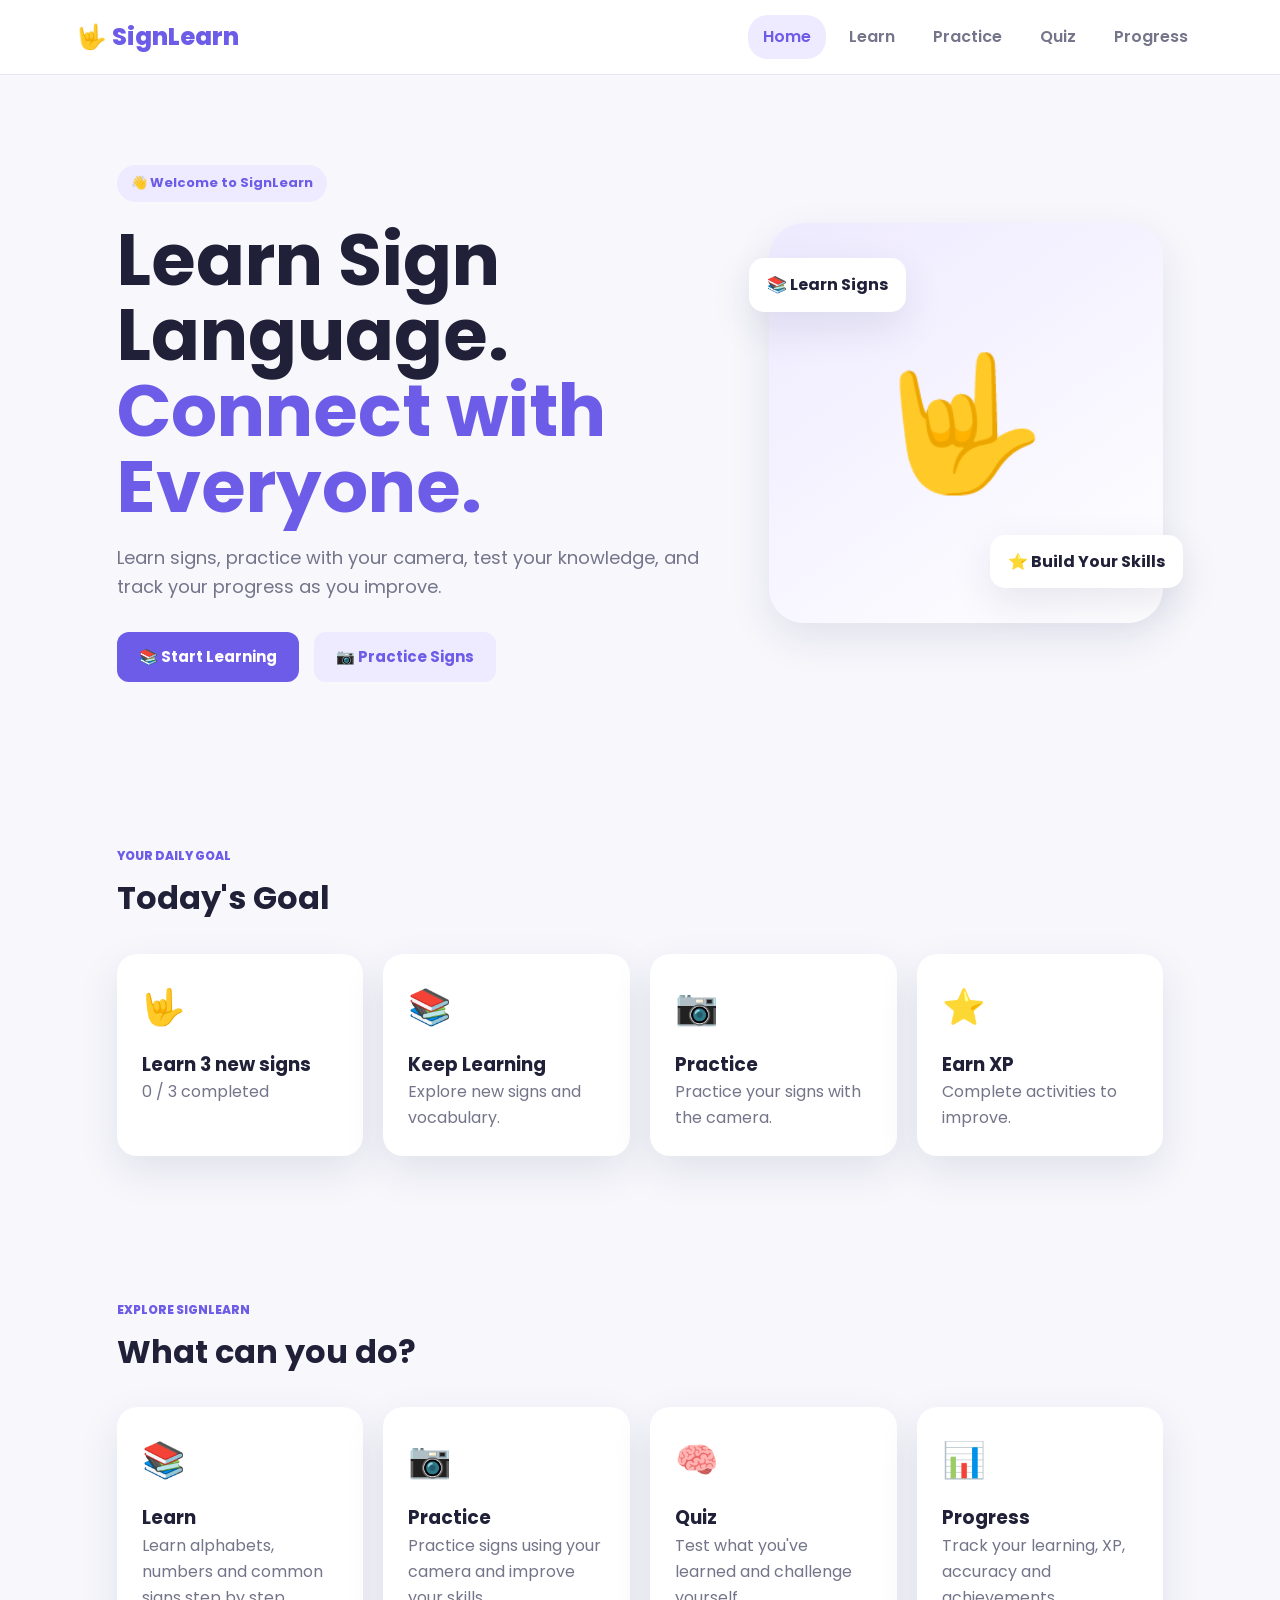
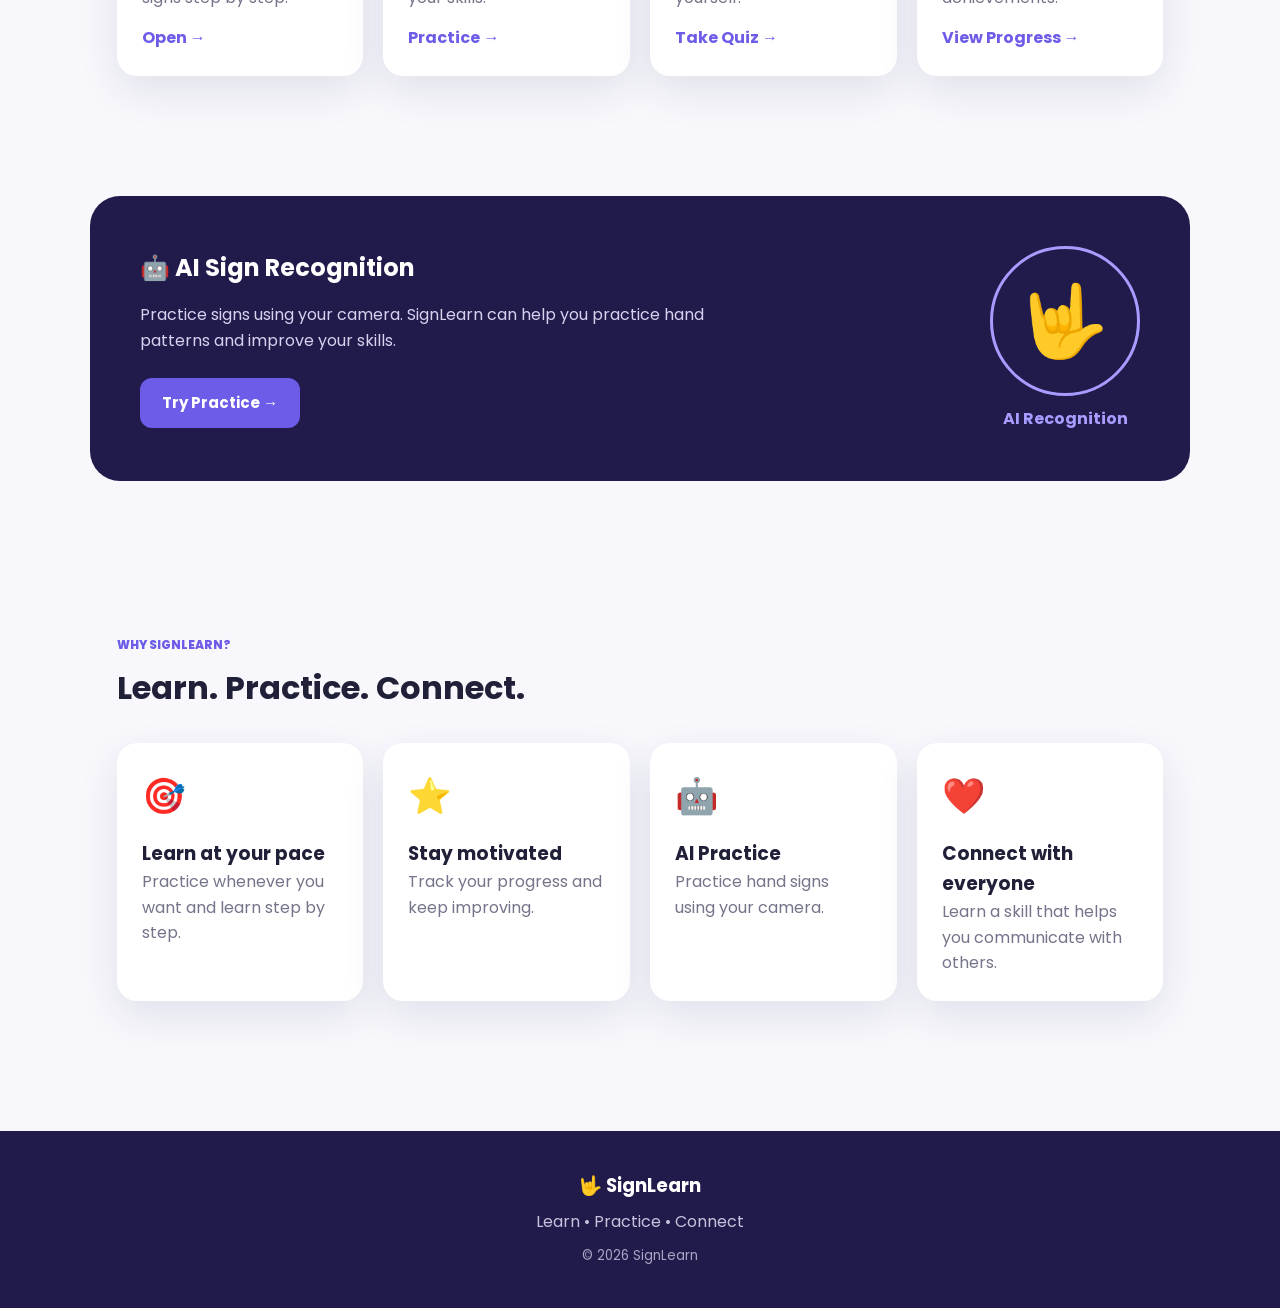
<file: index.html>
<!DOCTYPE html>
<html lang="en">

<head>
    <meta charset="UTF-8">
    <meta name="viewport" content="width=device-width, initial-scale=1.0">

    <title>SignLearn | Learn Sign Language</title>

    <link rel="stylesheet" href="./style.css">
</head>

<body>

    <!-- NAVBAR -->
    <header class="navbar">

        <div class="logo">
            🤟 SignLearn
        </div>

<nav>
    <a href="index.html" class="active">Home</a>
    <a href="Learn.html">Learn</a>
    <a href="practice.html">Practice</a>
    <a href="quiz.html">Quiz</a>
    <a href="progress.html">Progress</a>
</nav>

    </header>


    <!-- HERO -->
    <section class="hero">

        <div>

            <span class="badge">
                👋 Welcome to SignLearn
            </span>

            <h1>
                Learn Sign Language.
                <span>Connect with Everyone.</span>
            </h1>

            <p>
                Learn signs, practice with your camera,
                test your knowledge, and track your progress
                as you improve.
            </p>

            <div class="hero-buttons">

                <a href="./Learn.html" class="btn primary">
                    📚 Start Learning
                </a>

                <a href="./practice.html" class="btn secondary">
                    📷 Practice Signs
                </a>

            </div>

        </div>


        <!-- HERO VISUAL -->

        <div class="hero-visual">

            <div class="hand-display">
                🤟
            </div>

            <div class="floating-card card-one">
                📚 Learn Signs
            </div>

            <div class="floating-card card-two">
                ⭐ Build Your Skills
            </div>

        </div>

    </section>


    <!-- TODAY'S GOAL -->

    <section class="dashboard">

        <div class="section-heading">

            <span>YOUR DAILY GOAL</span>

            <h2>
                Today's Goal
            </h2>

        </div>

        <div class="dashboard-grid">

            <div class="dashboard-card">

                <div class="card-icon">
                    🤟
                </div>

                <h3>
                    Learn 3 new signs
                </h3>

                <p>
                    0 / 3 completed
                </p>

            </div>


            <div class="dashboard-card">

                <div class="card-icon">
                    📚
                </div>

                <h3>
                    Keep Learning
                </h3>

                <p>
                    Explore new signs and vocabulary.
                </p>

            </div>


            <div class="dashboard-card">

                <div class="card-icon">
                    📷
                </div>

                <h3>
                    Practice
                </h3>

                <p>
                    Practice your signs with the camera.
                </p>

            </div>


            <div class="dashboard-card">

                <div class="card-icon">
                    ⭐
                </div>

                <h3>
                    Earn XP
                </h3>

                <p>
                    Complete activities to improve.
                </p>

            </div>

        </div>

    </section>


    <!-- FEATURES -->

    <section class="features">

        <div class="section-heading">

            <span>EXPLORE SIGNLEARN</span>

            <h2>
                What can you do?
            </h2>

        </div>


        <div class="feature-grid">

            <!-- LEARN -->

            <div class="feature-card">

                <div class="feature-icon">
                    📚
                </div>

                <h3>
                    Learn
                </h3>

                <p>
                    Learn alphabets, numbers and
                    common signs step by step.
                </p>

                <a href="./learn.html">
                    Open →
                </a>

            </div>


            <!-- PRACTICE -->

            <div class="feature-card">

                <div class="feature-icon">
                    📷
                </div>

                <h3>
                    Practice
                </h3>

                <p>
                    Practice signs using your camera
                    and improve your skills.
                </p>

                <a href="./practice.html">
                    Practice →
                </a>

            </div>


            <!-- QUIZ -->

            <div class="feature-card">

                <div class="feature-icon">
                    🧠
                </div>

                <h3>
                    Quiz
                </h3>

                <p>
                    Test what you've learned and
                    challenge yourself.
                </p>

                <a href="./quiz.html">
                    Take Quiz →
                </a>

            </div>


            <!-- PROGRESS -->

            <div class="feature-card">

                <div class="feature-icon">
                    📊
                </div>

                <h3>
                    Progress
                </h3>

                <p>
                    Track your learning, XP,
                    accuracy and achievements.
                </p>

                <a href="./progress.html">
                    View Progress →
                </a>

            </div>

        </div>

    </section>


    <!-- AI BANNER -->

    <section class="ai-banner">

        <div>

            <h2>
                🤖 AI Sign Recognition
            </h2>

            <p>
                Practice signs using your camera.
                SignLearn can help you practice hand
                patterns and improve your skills.
            </p>

            <a href="./practice.html" class="btn primary">
                Try Practice →
            </a>

        </div>


        <div class="ai-animation">

            <div class="scan-ring">
                🤟
            </div>

            <span>
                AI Recognition
            </span>

        </div>

    </section>


    <!-- WHY SIGNLEARN -->

    <section class="features">

        <div class="section-heading">

            <span>WHY SIGNLEARN?</span>

            <h2>
                Learn. Practice. Connect.
            </h2>

        </div>


        <div class="feature-grid">

            <div class="feature-card">

                <div class="feature-icon">
                    🎯
                </div>

                <h3>
                    Learn at your pace
                </h3>

                <p>
                    Practice whenever you want
                    and learn step by step.
                </p>

            </div>


            <div class="feature-card">

                <div class="feature-icon">
                    ⭐
                </div>

                <h3>
                    Stay motivated
                </h3>

                <p>
                    Track your progress and
                    keep improving.
                </p>

            </div>


            <div class="feature-card">

                <div class="feature-icon">
                    🤖
                </div>

                <h3>
                    AI Practice
                </h3>

                <p>
                    Practice hand signs using
                    your camera.
                </p>

            </div>


            <div class="feature-card">

                <div class="feature-icon">
                    ❤️
                </div>

                <h3>
                    Connect with everyone
                </h3>

                <p>
                    Learn a skill that helps
                    you communicate with others.
                </p>

            </div>

        </div>

    </section>


    <!-- FOOTER -->

    <footer>

        <h3>
            🤟 SignLearn
        </h3>

        <p>
            Learn • Practice • Connect
        </p>

        <small>
            © 2026 SignLearn
        </small>

    </footer>


    <script src="./script.js"></script>

</body>

</html>
</file>
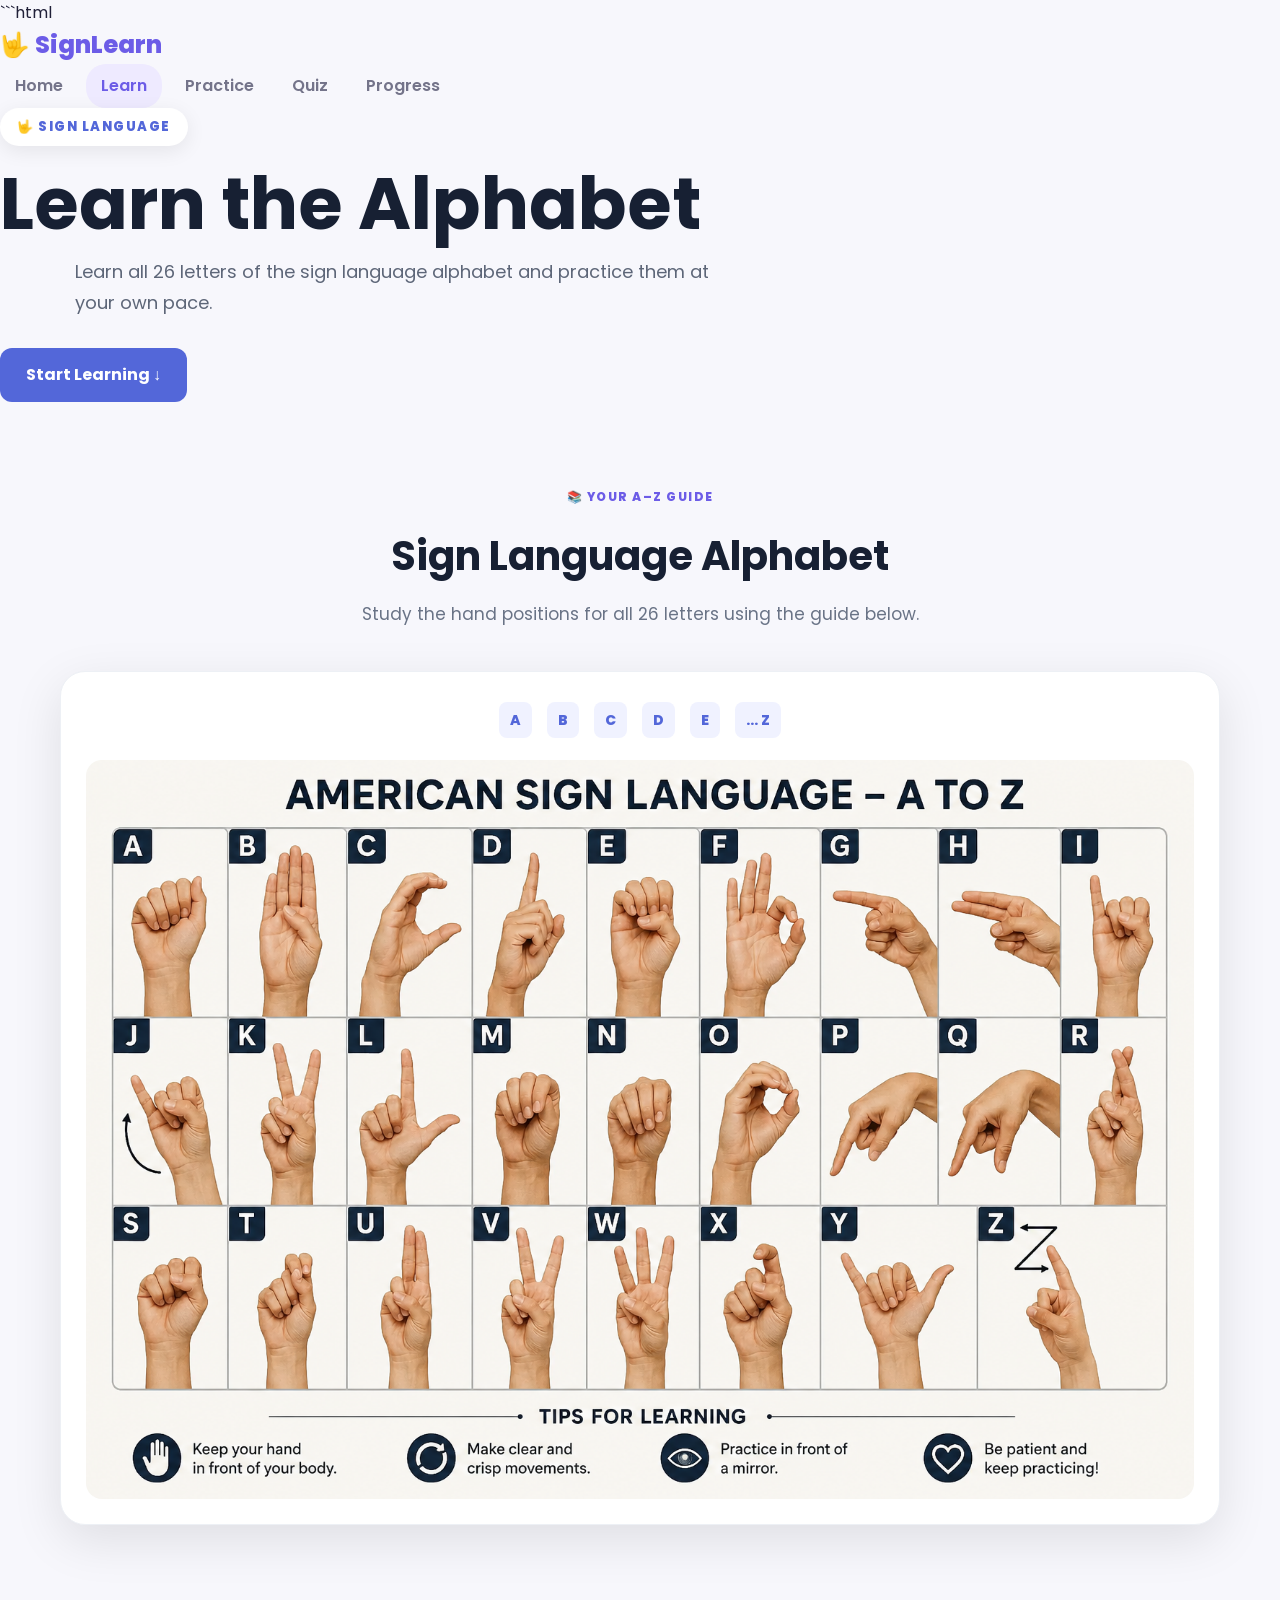
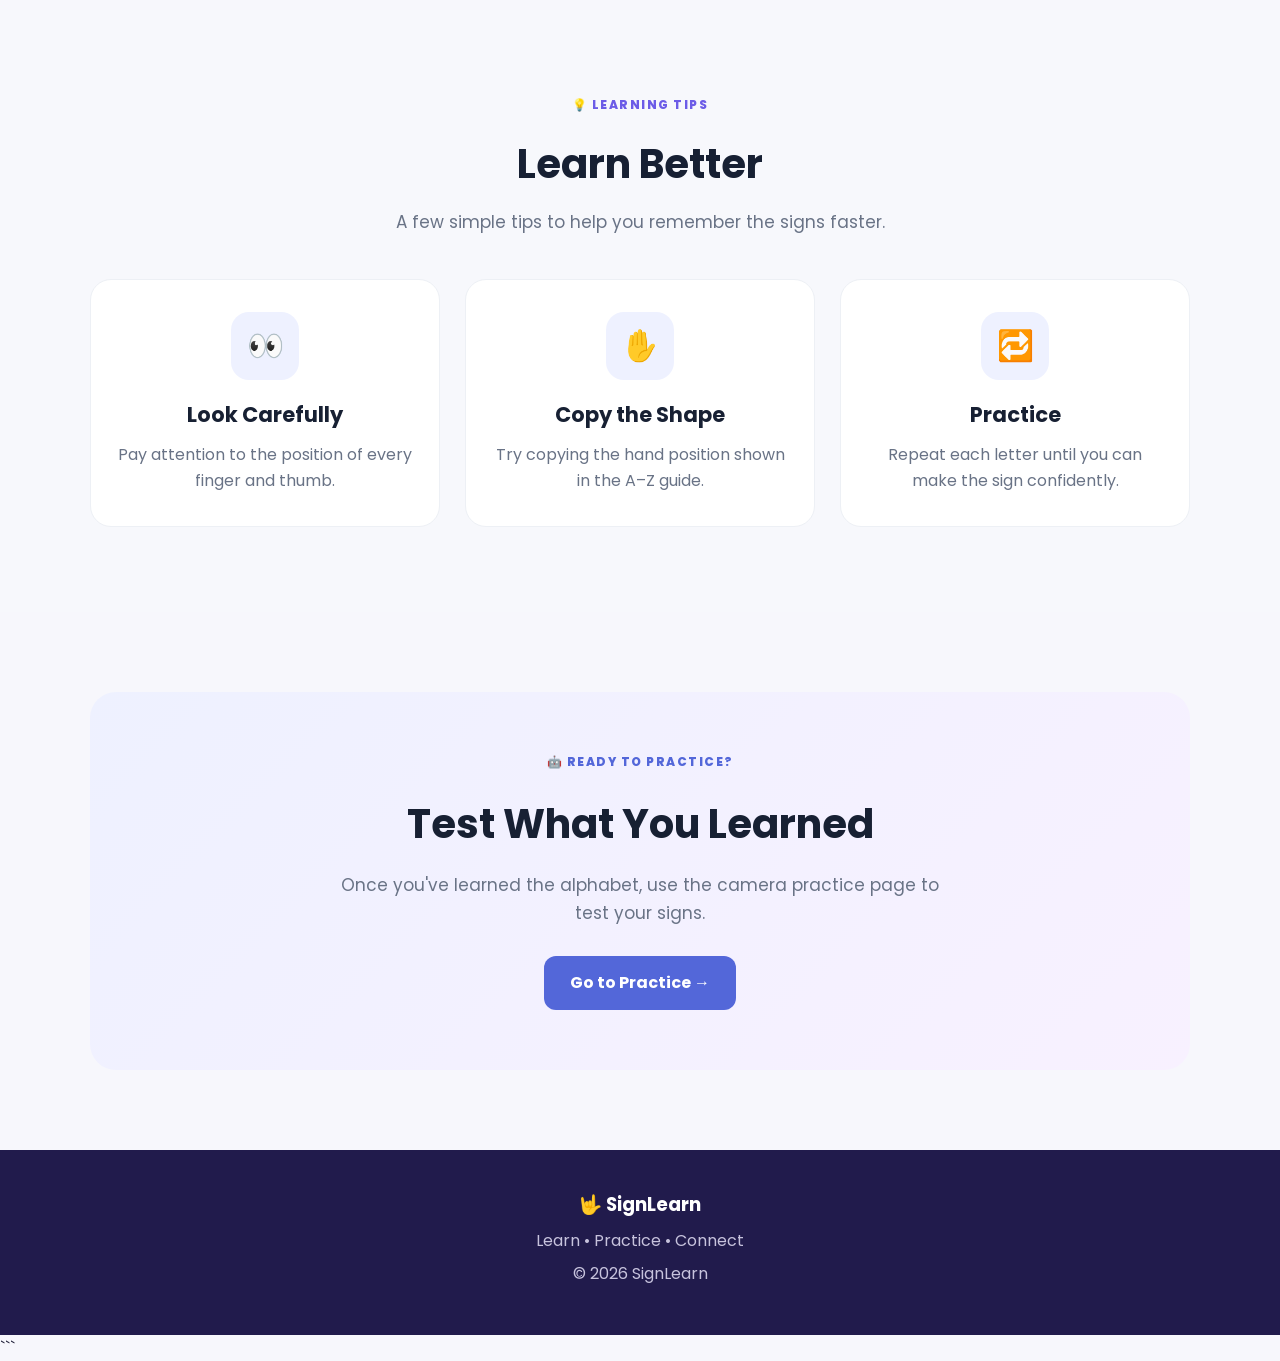
<file: Learn.html>
```html
<!DOCTYPE html>
<html lang="en">

<head>
    <meta charset="UTF-8">
    <meta name="viewport" content="width=device-width, initial-scale=1.0">

    <title>SignLearn | Learn</title>

    <!-- Existing website CSS -->
    <link rel="stylesheet" href="style.css">

    <!-- Learn page CSS -->
    <link rel="stylesheet" href="learn.css">
</head>


<body>

    <!-- =========================
         HEADER
    ========================== -->

    <header class="top-header">

        <div class="logo">
            🤟 SignLearn
        </div>

        <nav>

            <a href="index.html">
                Home
            </a>

            <a href="Learn.html" class="active">
                Learn
            </a>

            <a href="practice.html">
                Practice
            </a>

            <a href="quiz.html">
                Quiz
            </a>

            <a href="progress.html">
                Progress
            </a>

        </nav>

    </header>


    <!-- =========================
         MAIN
    ========================== -->

    <main>


        <!-- HERO -->

        <section class="learn-hero">

            <div class="learn-hero-content">

                <span class="learn-badge">
                    🤟 SIGN LANGUAGE
                </span>


                <h1>
                    Learn the Alphabet
                </h1>


                <p>
                    Learn all 26 letters of the sign language
                    alphabet and practice them at your own pace.
                </p>


                <a
                    href="#alphabet"
                    class="learn-button">

                    Start Learning ↓

                </a>

            </div>

        </section>



        <!-- =========================
             A-Z ALPHABET
        ========================== -->

        <section
            class="alphabet-section"
            id="alphabet">


            <div class="section-heading">

                <span class="learn-label">
                    📚 YOUR A–Z GUIDE
                </span>


                <h2>
                    Sign Language Alphabet
                </h2>


                <p>
                    Study the hand positions for all 26 letters
                    using the guide below.
                </p>

            </div>



            <!-- IMAGE -->

            <div class="alphabet-card">

                <div class="image-title">

                    <span>
                        A
                    </span>

                    <span>
                        B
                    </span>

                    <span>
                        C
                    </span>

                    <span>
                        D
                    </span>

                    <span>
                        E
                    </span>

                    <span>
                        ... Z
                    </span>

                </div>


                <img
                    src="m.png"
                    alt="A to Z sign language hand signs"
                    class="alphabet-image">

            </div>

        </section>



        <!-- =========================
             LEARNING TIPS
        ========================== -->

        <section class="tips-section">


            <div class="section-heading">

                <span class="learn-label">
                    💡 LEARNING TIPS
                </span>


                <h2>
                    Learn Better
                </h2>


                <p>
                    A few simple tips to help you remember
                    the signs faster.
                </p>

            </div>



            <div class="tips-grid">


                <!-- TIP 1 -->

                <div class="tip-card">

                    <div class="tip-icon">
                        👀
                    </div>


                    <h3>
                        Look Carefully
                    </h3>


                    <p>
                        Pay attention to the position of
                        every finger and thumb.
                    </p>

                </div>



                <!-- TIP 2 -->

                <div class="tip-card">

                    <div class="tip-icon">
                        ✋
                    </div>


                    <h3>
                        Copy the Shape
                    </h3>


                    <p>
                        Try copying the hand position shown
                        in the A–Z guide.
                    </p>

                </div>



                <!-- TIP 3 -->

                <div class="tip-card">

                    <div class="tip-icon">
                        🔁
                    </div>


                    <h3>
                        Practice
                    </h3>


                    <p>
                        Repeat each letter until you can
                        make the sign confidently.
                    </p>

                </div>

            </div>

        </section>



        <!-- =========================
             PRACTICE CTA
        ========================== -->

        <section class="practice-cta">


            <div class="cta-content">

                <span class="learn-label">
                    🤖 READY TO PRACTICE?
                </span>


                <h2>
                    Test What You Learned
                </h2>


                <p>
                    Once you've learned the alphabet,
                    use the camera practice page to test
                    your signs.
                </p>


                <a
                    href="practice.html"
                    class="learn-button">

                    Go to Practice →

                </a>

            </div>

        </section>


    </main>



    <!-- =========================
         FOOTER
    ========================== -->

    <footer>

        <h3>
            🤟 SignLearn
        </h3>


        <p>
            Learn • Practice • Connect
        </p>


        <p class="copyright">
            © 2026 SignLearn
        </p>

    </footer>


</body>

</html>
```
</file>
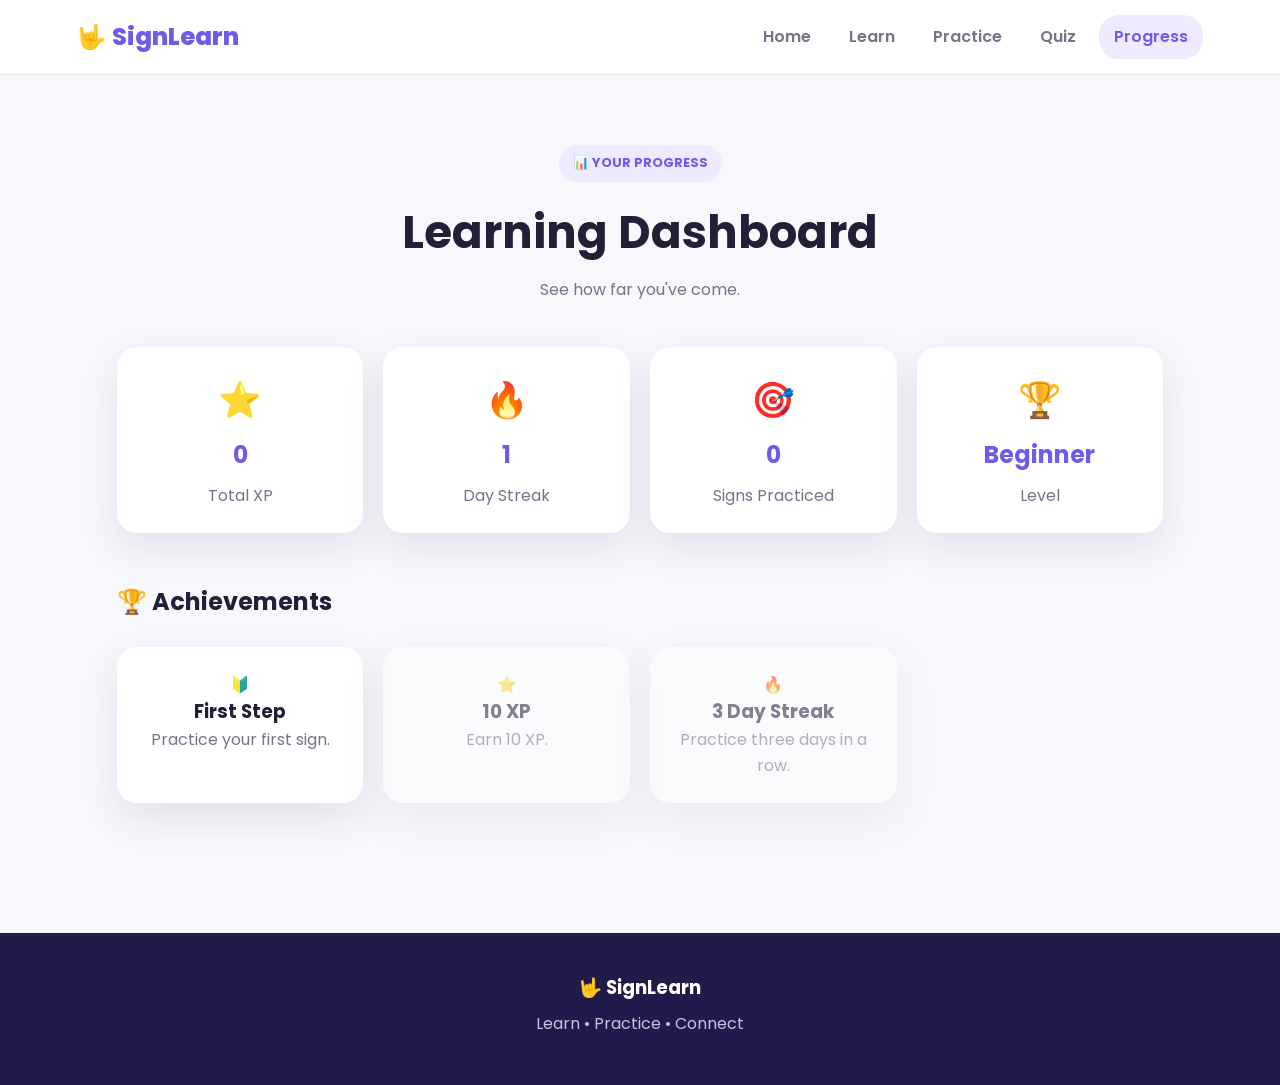
<file: progress.html>
<!DOCTYPE html>
<html lang="en">

<head>
    <meta charset="UTF-8">
    <meta name="viewport" content="width=device-width, initial-scale=1.0">

    <title>SignLearn | Progress</title>

    <link rel="stylesheet" href="style.css">
</head>

<body>

<header class="navbar">

    <a href="index.html" class="logo">🤟 SignLearn</a>

    <nav>
        <a href="index.html">Home</a>
        <a href="Learn.html">Learn</a>
        <a href="practice.html">Practice</a>
        <a href="quiz.html">Quiz</a>
        <a href="progress.html" class="active">Progress</a>
    </nav>

</header>


<main class="page">

    <section class="page-heading">

        <span class="badge">📊 YOUR PROGRESS</span>

        <h1>Learning Dashboard</h1>

        <p>
            See how far you've come.
        </p>

    </section>


    <div class="progress-grid">

        <div class="progress-stat">
            <span>⭐</span>
            <h2 id="progressXP">0</h2>
            <p>Total XP</p>
        </div>

        <div class="progress-stat">
            <span>🔥</span>
            <h2 id="progressStreak">1</h2>
            <p>Day Streak</p>
        </div>

        <div class="progress-stat">
            <span>🎯</span>
            <h2 id="progressSigns">0</h2>
            <p>Signs Practiced</p>
        </div>

        <div class="progress-stat">
            <span>🏆</span>
            <h2 id="progressLevel">Beginner</h2>
            <p>Level</p>
        </div>

    </div>


    <section class="achievement-section">

        <h2>🏆 Achievements</h2>

        <div class="achievement-grid">

            <div class="achievement locked">
                🔰
                <h3>First Step</h3>
                <p>Practice your first sign.</p>
            </div>

            <div class="achievement locked">
                ⭐
                <h3>10 XP</h3>
                <p>Earn 10 XP.</p>
            </div>

            <div class="achievement locked">
                🔥
                <h3>3 Day Streak</h3>
                <p>Practice three days in a row.</p>
            </div>

        </div>

    </section>

</main>


<footer>
    <h3>🤟 SignLearn</h3>
    <p>Learn • Practice • Connect</p>
</footer>

<script src="script.js"></script>

</body>
</html>
</file>
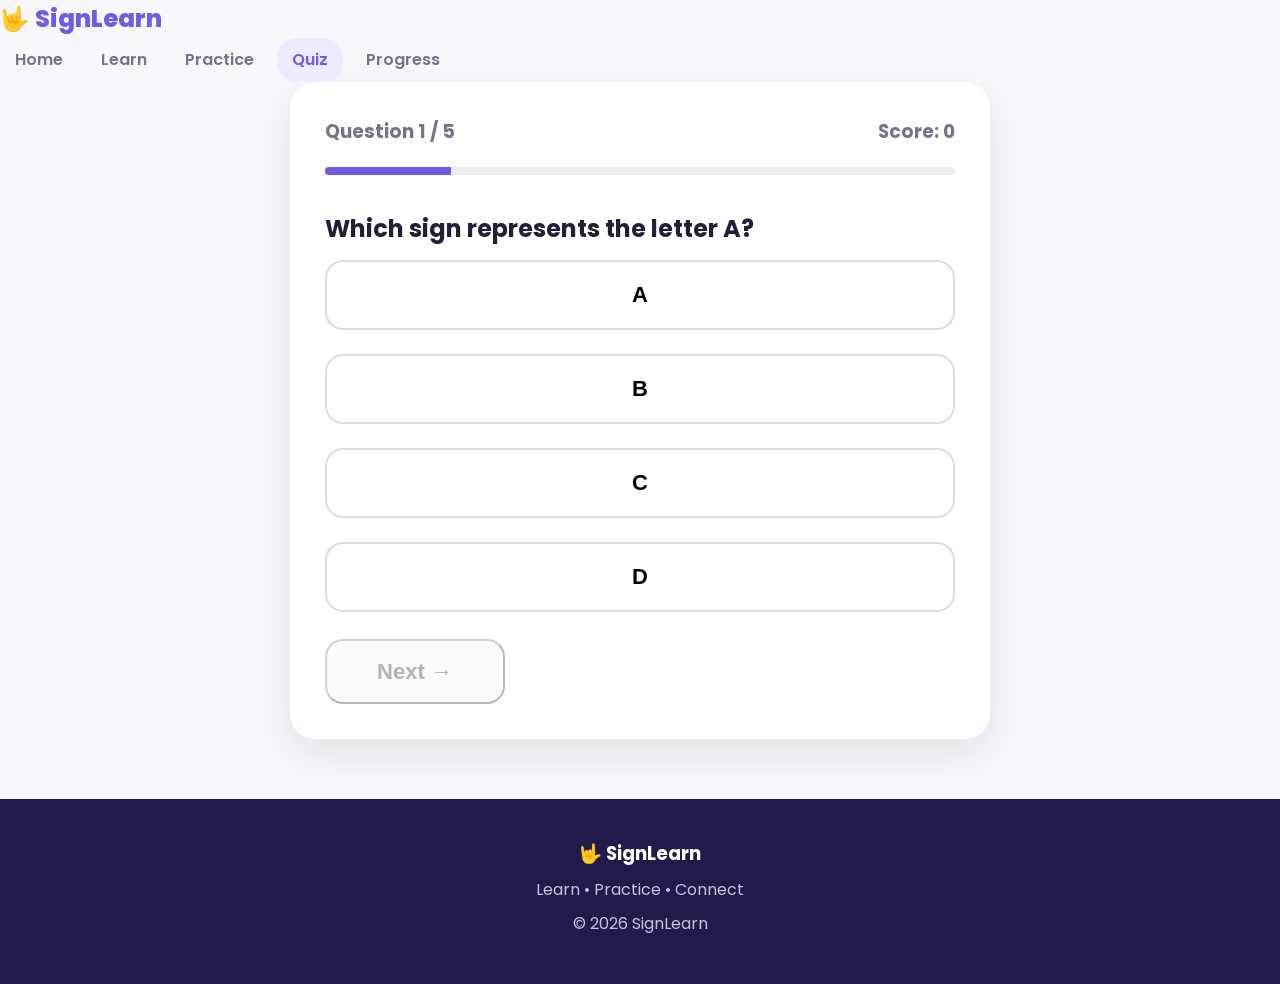
<file: quiz.html>
<!DOCTYPE html>
<html lang="en">

<head>
    <meta charset="UTF-8">
    <meta name="viewport" content="width=device-width, initial-scale=1.0">

    <title>SignLearn | Quiz</title>

    <link rel="stylesheet" href="style.css">
</head>

<body>

    <!-- HEADER -->
    <header class="top-header">

        <div class="logo">
            🤟 SignLearn
        </div>

        <nav>
            <a href="./index.html">Home</a>
            <a href="./learn.html">Learn</a>
            <a href="./practice.html">Practice</a>
            <a href="./quiz.html" class="active">Quiz</a>
            <a href="./progress.html">Progress</a>
        </nav>

    </header>


    <!-- QUIZ -->
    <main>

        <section class="quiz-section">

            <div class="quiz-card" id="quizCard">

                <div class="quiz-top">

                    <h3 id="questionNumber">
                        Question 1 / 5
                    </h3>

                    <h3>
                        Score:
                        <span id="score">0</span>
                    </h3>

                </div>


                <!-- PROGRESS BAR -->

                <div class="quiz-progress">

                    <div
                        id="quizProgress"
                        class="quiz-progress-fill">
                    </div>

                </div>


                <!-- QUESTION -->

                <h1 id="question">
                    Loading question...
                </h1>


                <!-- ANSWERS -->

                <div
                    id="answerContainer"
                    class="answer-container">
                </div>


                <!-- FEEDBACK -->

                <p
                    id="feedback"
                    class="quiz-feedback">
                </p>


                <!-- NEXT -->

                <button
                    id="nextButton"
                    class="primary-btn"
                    disabled>

                    Next →

                </button>

            </div>


            <!-- RESULT -->

            <div
                id="resultCard"
                class="quiz-card result-card"
                style="display: none;">

                <div class="result-icon">
                    🎉
                </div>

                <h1>
                    Quiz Complete!
                </h1>

                <p>
                    Your final score is:
                </p>

                <div
                    id="finalScore"
                    class="final-score">

                    0 / 5

                </div>

                <p id="resultMessage">
                    Great job!
                </p>

                <button
                    id="restartButton"
                    class="primary-btn">

                    🔄 Try Again

                </button>

            </div>

        </section>

    </main>


    <!-- FOOTER -->

    <footer>

        <h3>
            🤟 SignLearn
        </h3>

        <p>
            Learn • Practice • Connect
        </p>

        <p class="copyright">
            © 2026 SignLearn
        </p>

    </footer>


    <!-- QUIZ JAVASCRIPT -->

    <script src="quiz.js"></script>

</body>

</html>
</file>
<file: style.css>
@import url('https://fonts.googleapis.com/css2?family=Poppins:wght@400;500;600;700;800&display=swap');

* {
    margin: 0;
    padding: 0;
    box-sizing: border-box;
}

:root {
    --purple: #6c5ce7;
    --dark-purple: #5143c7;
    --light-purple: #eeeaff;
    --background: #f7f7fc;
    --white: #ffffff;
    --text: #202038;
    --muted: #74748a;
    --border: #e7e6f0;
    --shadow: 0 15px 40px rgba(40, 35, 90, 0.10);
}

body {
    font-family: 'Poppins', sans-serif;
    background: var(--background);
    color: var(--text);
    line-height: 1.6;
}

a {
    text-decoration: none;
    color: inherit;
}

.navbar {
    background: var(--white);
    min-height: 75px;
    padding: 15px 6%;
    display: flex;
    align-items: center;
    justify-content: space-between;
    gap: 25px;
    border-bottom: 1px solid var(--border);
    position: sticky;
    top: 0;
    z-index: 100;
}

.logo {
    color: var(--purple);
    font-size: 24px;
    font-weight: 800;
}

nav {
    display: flex;
    gap: 8px;
    flex-wrap: wrap;
}

nav a {
    padding: 9px 15px;
    border-radius: 20px;
    color: var(--muted);
    font-weight: 600;
    transition: 0.2s;
}

nav a:hover,
nav a.active {
    background: var(--light-purple);
    color: var(--purple);
}

.hero {
    max-width: 1200px;
    margin: auto;
    padding: 90px 6%;
    display: grid;
    grid-template-columns: 1.2fr 0.8fr;
    align-items: center;
    gap: 60px;
}

.badge {
    display: inline-block;
    background: var(--light-purple);
    color: var(--purple);
    padding: 8px 14px;
    border-radius: 20px;
    font-size: 13px;
    font-weight: 700;
}

.hero h1 {
    font-size: clamp(42px, 6vw, 72px);
    line-height: 1.05;
    margin: 20px 0;
}

.hero h1 span {
    color: var(--purple);
}

.hero p {
    max-width: 600px;
    color: var(--muted);
    font-size: 18px;
}

.hero-buttons {
    display: flex;
    gap: 15px;
    margin-top: 30px;
    flex-wrap: wrap;
}

.btn {
    display: inline-block;
    border: none;
    cursor: pointer;
    padding: 13px 22px;
    border-radius: 12px;
    font-family: inherit;
    font-size: 15px;
    font-weight: 700;
    transition: 0.2s;
}

.primary {
    background: var(--purple);
    color: white;
}

.primary:hover {
    background: var(--dark-purple);
    transform: translateY(-2px);
}

.secondary {
    background: var(--light-purple);
    color: var(--purple);
}

.outline {
    background: white;
    color: var(--purple);
    border: 1px solid var(--purple);
}

.hero-visual {
    min-height: 400px;
    background: linear-gradient(145deg, #eeeaff, #ffffff);
    border-radius: 35px;
    position: relative;
    display: grid;
    place-items: center;
    box-shadow: var(--shadow);
}

.hand-display {
    font-size: 130px;
}

.floating-card {
    position: absolute;
    background: white;
    padding: 14px 18px;
    border-radius: 15px;
    box-shadow: var(--shadow);
    font-weight: 700;
}

.card-one {
    top: 35px;
    left: -20px;
}

.card-two {
    bottom: 35px;
    right: -20px;
}

.dashboard,
.features,
.page {
    max-width: 1200px;
    margin: auto;
    padding: 70px 6%;
}

.section-heading {
    margin-bottom: 30px;
}

.section-heading span {
    color: var(--purple);
    font-size: 12px;
    font-weight: 800;
}

.section-heading h2 {
    font-size: 32px;
    margin-top: 5px;
}

.dashboard-grid,
.feature-grid,
.progress-grid,
.achievement-grid {
    display: grid;
    grid-template-columns: repeat(4, 1fr);
    gap: 20px;
}

.dashboard-card,
.feature-card,
.progress-stat,
.achievement {
    background: white;
    padding: 25px;
    border-radius: 20px;
    box-shadow: var(--shadow);
}

.card-icon,
.feature-icon {
    font-size: 35px;
    margin-bottom: 15px;
}

.dashboard-card p,
.feature-card p,
.progress-stat p,
.achievement p {
    color: var(--muted);
}

.feature-card a {
    display: inline-block;
    margin-top: 15px;
    color: var(--purple);
    font-weight: 700;
}

.ai-banner {
    max-width: 1100px;
    margin: 50px auto 80px;
    padding: 50px;
    border-radius: 30px;
    background: #211b4c;
    color: white;
    display: flex;
    align-items: center;
    justify-content: space-between;
    gap: 40px;
}

.ai-banner p {
    max-width: 600px;
    color: #d6d2ef;
    margin: 15px 0 25px;
}

.ai-animation {
    text-align: center;
}

.scan-ring {
    width: 150px;
    height: 150px;
    border: 3px solid #a79cff;
    border-radius: 50%;
    display: grid;
    place-items: center;
    font-size: 70px;
}

.ai-animation span {
    display: block;
    margin-top: 10px;
    color: #a79cff;
    font-weight: 700;
}

.page-heading {
    text-align: center;
    margin-bottom: 45px;
}

.page-heading h1 {
    font-size: 45px;
    margin: 15px 0 8px;
}

.page-heading p {
    color: var(--muted);
}

.search-box {
    max-width: 600px;
    margin: 0 auto 30px;
    background: white;
    padding: 15px 20px;
    border-radius: 15px;
    box-shadow: var(--shadow);
}

.search-box input {
    border: none;
    outline: none;
    font-family: inherit;
    width: 90%;
    margin-left: 10px;
    font-size: 15px;
}

.category-buttons {
    display: flex;
    justify-content: center;
    gap: 10px;
    flex-wrap: wrap;
    margin-bottom: 35px;
}

.category {
    border: 1px solid var(--border);
    background: white;
    padding: 10px 18px;
    border-radius: 20px;
    cursor: pointer;
    font-family: inherit;
}

.active-category {
    background: var(--purple);
    color: white;
}

.sign-grid {
    display: grid;
    grid-template-columns: repeat(4, 1fr);
    gap: 20px;
}

.sign-card {
    background: white;
    padding: 25px;
    border-radius: 20px;
    text-align: center;
    box-shadow: var(--shadow);
}

.sign-symbol {
    width: 100px;
    height: 100px;
    margin: auto auto 15px;
    border-radius: 20px;
    background: var(--light-purple);
    display: grid;
    place-items: center;
    font-size: 50px;
    font-weight: 800;
    color: var(--purple);
}

.sign-card p {
    color: var(--muted);
}

.sign-card button {
    margin-top: 15px;
    padding: 8px 15px;
    border: none;
    border-radius: 15px;
    background: var(--light-purple);
    color: var(--purple);
    cursor: pointer;
    font-weight: 600;
}

.practice-layout {
    display: grid;
    grid-template-columns: 1.4fr 0.8fr;
    gap: 25px;
}

.camera-panel {
    background: #17162a;
    border-radius: 25px;
    min-height: 550px;
    position: relative;
    overflow: hidden;
    display: grid;
    place-items: center;
    color: white;
}

#camera {
    width: 100%;
    height: 100%;
    min-height: 550px;
    object-fit: cover;
    display: none;
}

#cameraPlaceholder {
    text-align: center;
    font-size: 45px;
}

#cameraPlaceholder h2 {
    font-size: 24px;
    margin-top: 10px;
}

#cameraPlaceholder p {
    font-size: 14px;
    color: #aaa;
}

.camera-status {
    position: absolute;
    top: 20px;
    left: 20px;
    background: rgba(0,0,0,0.6);
    padding: 8px 14px;
    border-radius: 20px;
    font-size: 12px;
}

.practice-panel {
    background: white;
    padding: 25px;
    border-radius: 25px;
    box-shadow: var(--shadow);
}

.target-card {
    text-align: center;
    padding-bottom: 20px;
}

.target-card span,
.recognition-result > span {
    color: var(--purple);
    font-size: 11px;
    font-weight: 800;
}

.target-letter {
    font-size: 80px;
    font-weight: 800;
    color: var(--purple);
}

.full {
    width: 100%;
    margin-top: 10px;
}

.recognition-result,
.feedback {
    margin-top: 25px;
    padding: 20px;
    background: var(--background);
    border-radius: 15px;
}

.confidence-bar {
    height: 9px;
    background: #ddd;
    border-radius: 10px;
    margin: 15px 0 5px;
    overflow: hidden;
}

.confidence-fill {
    height: 100%;
    width: 0%;
    background: var(--purple);
    transition: 0.5s;
}

.feedback p {
    color: var(--muted);
    margin-top: 5px;
}

.quiz-card {
    max-width: 700px;
    margin: auto;
    background: white;
    padding: 35px;
    border-radius: 25px;
    box-shadow: var(--shadow);
}

.quiz-top {
    display: flex;
    justify-content: space-between;
    color: var(--muted);
    font-weight: 600;
}

.quiz-progress {
    height: 8px;
    background: #eee;
    border-radius: 10px;
    margin: 20px 0 35px;
    overflow: hidden;
}

#quizProgress {
    height: 100%;
    width: 20%;
    background: var(--purple);
}

.answers {
    display: grid;
    gap: 12px;
    margin: 25px 0;
}

.answer {
    padding: 15px;
    border: 1px solid var(--border);
    background: white;
    border-radius: 12px;
    text-align: left;
    cursor: pointer;
    font-family: inherit;
}

.answer:hover {
    border-color: var(--purple);
}

.answer.selected {
    background: var(--light-purple);
    border-color: var(--purple);
}

.progress-stat {
    text-align: center;
}

.progress-stat span {
    font-size: 35px;
}

.progress-stat h2 {
    color: var(--purple);
    margin: 8px 0;
}

.achievement-section {
    margin-top: 50px;
}

.achievement-section h2 {
    margin-bottom: 25px;
}

.achievement {
    text-align: center;
}

.achievement.locked {
    opacity: 0.55;
}

.achievement:first-child {
    opacity: 1;
}

footer {
    background: #211b4c;
    color: white;
    text-align: center;
    padding: 40px 20px;
    margin-top: 60px;
}

footer p {
    color: #c7c3dd;
    margin: 8px 0;
}

footer small {
    color: #aaa5c4;
}

@media (max-width: 900px) {

    .navbar {
        flex-direction: column;
    }

    .hero,
    .practice-layout {
        grid-template-columns: 1fr;
    }

    .dashboard-grid,
    .feature-grid,
    .sign-grid,
    .progress-grid {
        grid-template-columns: repeat(2, 1fr);
    }

    .ai-banner {
        margin: 30px 6%;
        flex-direction: column;
        text-align: center;
    }
}

@media (max-width: 600px) {

    .hero {
        padding-top: 55px;
    }

    .hero h1 {
        font-size: 42px;
    }

    .hero-visual {
        min-height: 300px;
    }

    .hand-display {
        font-size: 90px;
    }

    .dashboard-grid,
    .feature-grid,
    .sign-grid,
    .progress-grid {
        grid-template-columns: 1fr;
    }

    nav {
        justify-content: center;
    }

    nav a {
        font-size: 13px;
    }

    .page-heading h1 {
        font-size: 35px;
    }

    .ai-banner {
        padding: 30px;
    }
}
/* Bigger Practice buttons */
#startCamera,
#stopCamera {
    font-size: 18px;
    padding: 16px 28px;
    min-width: 180px;
    min-height: 55px;
    margin: 8px;
    cursor: pointer;
}

/* Camera screen */
.camera-box {
    width: 100%;
    max-width: 650px;
    margin: 30px auto;
    padding: 10px;
    border-radius: 20px;
    background: #111;
    box-sizing: border-box;
}

#camera {
    width: 100%;
    min-height: 300px;
    display: block;
    object-fit: cover;
    border-radius: 15px;
    background: #000;
}
/* BIG QUIZ ANSWER BUTTONS */
.quiz-option {
    width: 100%;
    min-height: 70px;
    padding: 18px 24px;
    margin: 12px 0;
    font-size: 22px;
    font-weight: 600;
    border-radius: 18px;
    border: 2px solid #ddd;
    background: white;
    cursor: pointer;
}

/* Bigger Next button */
#nextButton {
    min-width: 180px;
    min-height: 65px;
    padding: 16px 30px;
    font-size: 22px;
    font-weight: 700;
    border-radius: 18px;
    margin-top: 15px;
}

/* Bigger Try Again button */
#restartButton {
    min-width: 200px;
    min-height: 65px;
    padding: 16px 30px;
    font-size: 22px;
    font-weight: 700;
    border-radius: 18px;
}

/* Make buttons easier to tap on phone */
.quiz-option:active,
#nextButton:active,
#restartButton:active {
    transform: scale(0.97);
}
</file>
<file: learn.css>
```css
/* =========================================
   SIGNLEARN - LEARN PAGE
   learn.css
========================================= */


/* =========================================
   HERO
========================================= */

.learn-hero {

    min-height: 430px;

    display: flex;

    align-items: center;

    justify-content: center;

    text-align: center;

    padding: 70px 20px;

    background:
        linear-gradient(
            135deg,
            #eef7ff 0%,
            #f7f2ff 100%
        );
}


.learn-hero-content {

    max-width: 800px;

    animation: learnFadeIn 0.7s ease;
}


.learn-badge {

    display: inline-block;

    padding: 9px 17px;

    border-radius: 50px;

    background: white;

    color: #5367d9;

    font-size: 13px;

    font-weight: 800;

    letter-spacing: 1.5px;

    box-shadow:
        0 5px 20px rgba(0, 0, 0, 0.08);
}


.learn-hero h1 {

    margin: 20px 0 15px;

    font-size: clamp(42px, 7vw, 72px);

    line-height: 1.05;

    color: #172033;
}


.learn-hero p {

    max-width: 650px;

    margin: 0 auto 30px;

    font-size: 18px;

    line-height: 1.7;

    color: #5d6678;
}



/* =========================================
   BUTTON
========================================= */

.learn-button {

    display: inline-block;

    padding: 14px 26px;

    border-radius: 12px;

    background: #5367d9;

    color: white;

    text-decoration: none;

    font-weight: 700;

    transition:
        transform 0.2s ease,
        box-shadow 0.2s ease;
}


.learn-button:hover {

    transform: translateY(-3px);

    box-shadow:
        0 10px 25px rgba(83, 103, 217, 0.28);
}



/* =========================================
   A-Z SECTION
========================================= */

.alphabet-section {

    max-width: 1200px;

    margin: auto;

    padding: 85px 20px;
}


.section-heading {

    max-width: 750px;

    margin: 0 auto 42px;

    text-align: center;
}


.learn-label {

    display: inline-block;

    margin-bottom: 10px;

    color: #5367d9;

    font-size: 12px;

    font-weight: 800;

    letter-spacing: 1.5px;
}


.section-heading h2 {

    margin: 8px 0 12px;

    font-size: 40px;

    color: #172033;
}


.section-heading p {

    margin: 0;

    font-size: 17px;

    line-height: 1.7;

    color: #697386;
}



/* =========================================
   A-Z IMAGE CARD
========================================= */

.alphabet-card {

    padding: 25px;

    background: white;

    border: 1px solid #edf0f5;

    border-radius: 25px;

    box-shadow:
        0 15px 50px rgba(0, 0, 0, 0.10);

    transition:
        transform 0.25s ease,
        box-shadow 0.25s ease;
}


.alphabet-card:hover {

    transform: translateY(-5px);

    box-shadow:
        0 22px 60px rgba(0, 0, 0, 0.14);
}



/* =========================================
   IMAGE TITLE
========================================= */

.image-title {

    display: flex;

    justify-content: center;

    gap: 15px;

    flex-wrap: wrap;

    padding: 5px 10px 22px;

    color: #5367d9;

    font-weight: 800;

    font-size: 14px;
}


.image-title span {

    padding: 7px 11px;

    background: #f0f2ff;

    border-radius: 8px;
}



/* =========================================
   A-Z IMAGE
========================================= */

.alphabet-image {

    display: block;

    width: 100%;

    height: auto;

    max-height: 850px;

    object-fit: contain;

    border-radius: 16px;

    transition:
        transform 0.3s ease;
}


.alphabet-image:hover {

    transform: scale(1.01);
}



/* =========================================
   TIPS SECTION
========================================= */

.tips-section {

    padding: 85px 20px;

    background: #f7f8fc;
}


.tips-grid {

    max-width: 1100px;

    margin: 40px auto 0;

    display: grid;

    grid-template-columns:
        repeat(3, 1fr);

    gap: 25px;
}


.tip-card {

    padding: 32px 25px;

    text-align: center;

    background: white;

    border: 1px solid #edf0f5;

    border-radius: 21px;

    transition:
        transform 0.25s ease,
        box-shadow 0.25s ease;
}


.tip-card:hover {

    transform: translateY(-7px);

    box-shadow:
        0 15px 35px rgba(0, 0, 0, 0.09);
}



/* =========================================
   TIP ICON
========================================= */

.tip-icon {

    width: 68px;

    height: 68px;

    margin: 0 auto 18px;

    display: flex;

    align-items: center;

    justify-content: center;

    border-radius: 18px;

    background: #eef1ff;

    font-size: 30px;
}


.tip-card h3 {

    margin: 10px 0;

    color: #172033;

    font-size: 21px;
}


.tip-card p {

    margin: 0;

    color: #697386;

    line-height: 1.65;
}



/* =========================================
   PRACTICE CTA
========================================= */

.practice-cta {

    max-width: 1100px;

    margin: 80px auto;

    padding: 60px 35px;

    text-align: center;

    border-radius: 26px;

    background:
        linear-gradient(
            135deg,
            #eef1ff,
            #f8f1ff
        );
}


.cta-content {

    max-width: 700px;

    margin: auto;
}


.practice-cta h2 {

    margin: 10px 0 15px;

    color: #172033;

    font-size: 40px;
}


.practice-cta p {

    max-width: 600px;

    margin: 0 auto 28px;

    color: #697386;

    line-height: 1.7;

    font-size: 17px;
}



/* =========================================
   ANIMATION
========================================= */

@keyframes learnFadeIn {

    from {

        opacity: 0;

        transform: translateY(20px);

    }

    to {

        opacity: 1;

        transform: translateY(0);

    }

}



/* =========================================
   TABLET
========================================= */

@media (max-width: 800px) {

    .tips-grid {

        grid-template-columns: 1fr;

        max-width: 550px;

    }


    .learn-hero {

        min-height: 380px;

    }


    .section-heading h2 {

        font-size: 34px;

    }


    .alphabet-card {

        padding: 15px;

    }


    .image-title {

        gap: 7px;

    }

}



/* =========================================
   MOBILE
========================================= */

@media (max-width: 600px) {

    .learn-hero {

        padding: 60px 18px;

    }


    .learn-hero h1 {

        font-size: 42px;

    }


    .learn-hero p {

        font-size: 16px;

    }


    .alphabet-section {

        padding: 60px 12px;

    }


    .section-heading h2 {

        font-size: 30px;

    }


    .section-heading p {

        font-size: 15px;

    }


    .alphabet-card {

        padding: 10px;

        border-radius: 18px;

    }


    .image-title {

        gap: 5px;

        padding-bottom: 12px;

    }


    .image-title span {

        padding: 5px 8px;

        font-size: 11px;

    }


    .practice-cta {

        margin: 50px 15px;

        padding: 45px 20px;

    }


    .practice-cta h2 {

        font-size: 30px;

    }

}
```
</file>
